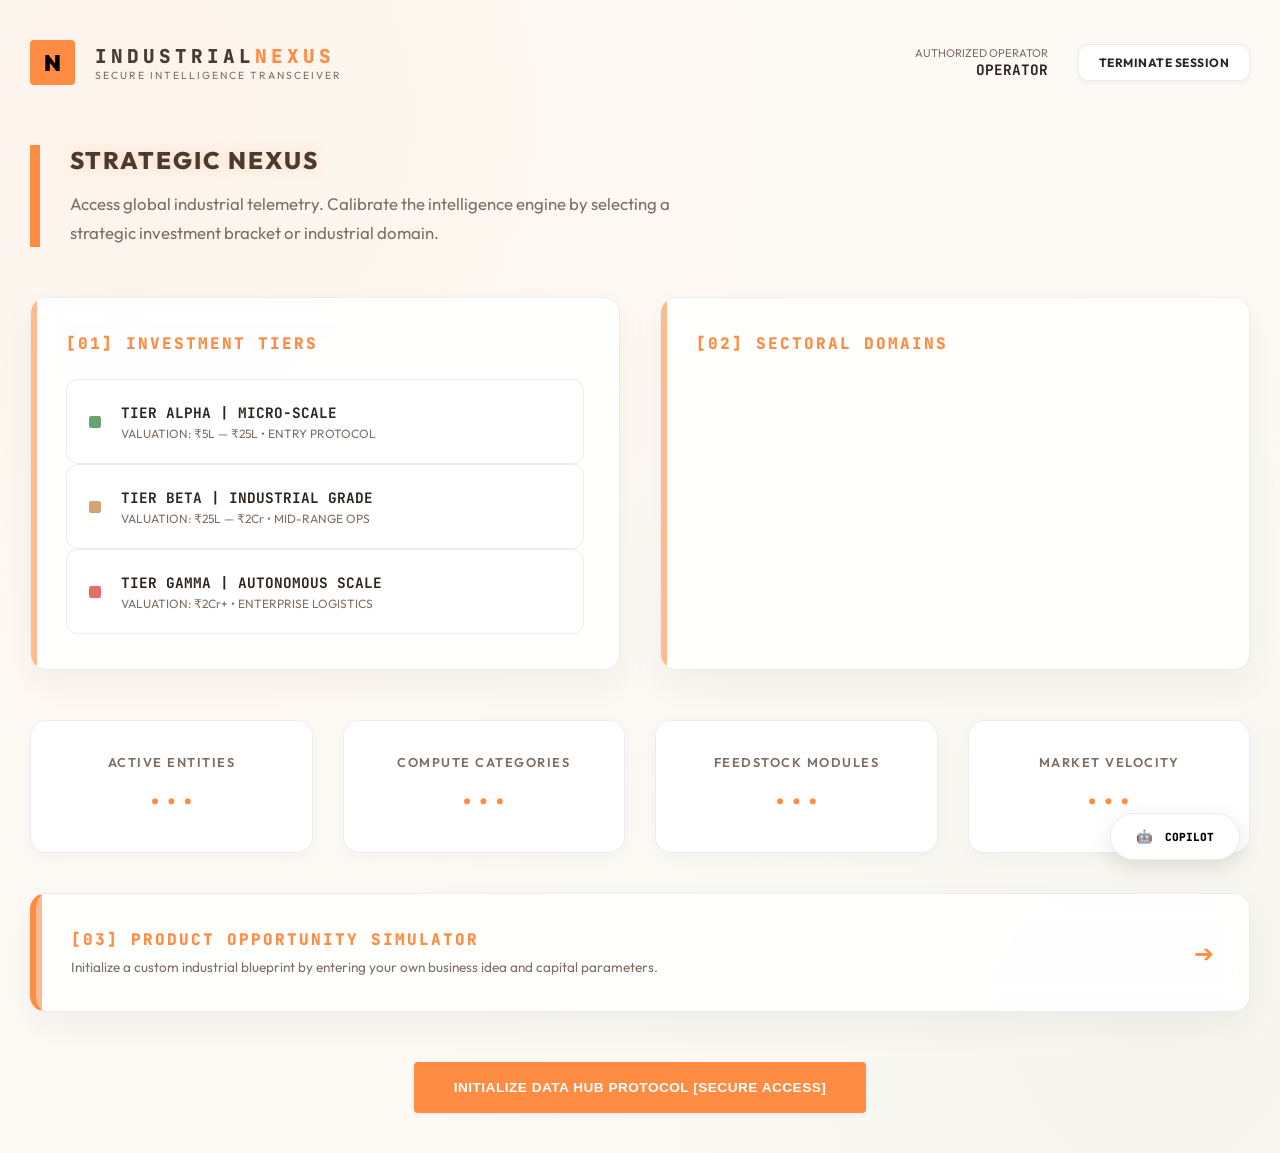
<file: index.html>
<!DOCTYPE html>
<html lang="en">

<head>
  <meta charset="UTF-8">
  <meta name="viewport" content="width=device-width, initial-scale=1.0">
  <title>INDUSTRIAL NEXUS | Manufacturing Intelligence</title>
  <link rel="preconnect" href="https://fonts.googleapis.com">
  <link rel="preconnect" href="https://fonts.gstatic.com" crossorigin>
  <link
    href="https://fonts.googleapis.com/css2?family=Outfit:wght@300;400;600;700;800&family=JetBrains+Mono:wght@400;700&display=swap"
    rel="stylesheet">
  <link rel="stylesheet" href="style.css">
</head>

<body>
  <div class="container">
    <!-- TOP NAVIGATION BAR -->
    <header style="display: flex; justify-content: space-between; align-items: center; margin-bottom: 60px;">
      <div style="display: flex; align-items: center; gap: 20px;">
        <div
          style="width: 45px; height: 45px; background: var(--accent); border-radius: 4px; display: flex; align-items: center; justify-content: center; font-weight: 900; color: #000; font-size: 1.4rem;">
          N</div>
        <div>
          <h2 class="mono" style="font-size: 1.2rem; letter-spacing: 4px;">INDUSTRIAL<span
              style="color: var(--accent);">NEXUS</span></h2>
          <div style="font-size: 0.65rem; color: var(--text-dim); letter-spacing: 2px;">SECURE INTELLIGENCE TRANSCEIVER
          </div>
        </div>
      </div>
      <div style="display: flex; align-items: center; gap: 30px;">
        <div style="text-align: right;">
          <div style="font-size: 0.7rem; color: var(--text-dim);">AUTHORIZED OPERATOR</div>
          <div class="mono" style="font-size: 0.9rem; font-weight: 700;" id="username">OPERATOR</div>
        </div>
        <a href="/logout" class="btn" style="padding: 10px 20px; font-size: 0.75rem;">TERMINATE SESSION</a>
      </div>
    </header>

    <!-- ──────────── STAGE 1: SYSTEM OVERVIEW ──────────────────────── -->
    <section id="stage1" class="animate">
      <div class="stage-title">
        <h1 class="glow-text">Strategic Nexus</h1>
        <p class="stage-subtitle">Access global industrial telemetry. Calibrate the intelligence engine by selecting a
          strategic investment bracket or industrial domain.</p>
      </div>

      <div class="start-grid">
        <!-- Investment Intelligence -->
        <div class="glass-panel nav-card animate" style="animation-delay: 0.1s;">
          <h3 class="mono" style="font-size: 1rem; margin-bottom: 25px; color: var(--accent);">[01] INVESTMENT TIERS
          </h3>
          <div class="category-list">
            <div class="cat-item" onclick="showStage('stage2', 'low')">
              <div style="width: 12px; height: 12px; background: var(--green); border-radius: 2px;"></div>
              <div>
                <strong class="mono">TIER ALPHA | MICRO-SCALE</strong>
                <div style="font-size: 0.75rem; color: var(--text-dim); margin-top: 4px;">VALUATION: ₹5L — ₹25L • ENTRY
                  PROTOCOL</div>
              </div>
            </div>
            <div class="cat-item" onclick="showStage('stage2', 'medium')">
              <div style="width: 12px; height: 12px; background: var(--yellow); border-radius: 2px;"></div>
              <div>
                <strong class="mono">TIER BETA | INDUSTRIAL GRADE</strong>
                <div style="font-size: 0.75rem; color: var(--text-dim); margin-top: 4px;">VALUATION: ₹25L — ₹2Cr •
                  MID-RANGE OPS</div>
              </div>
            </div>
            <div class="cat-item" onclick="showStage('stage2', 'high')">
              <div style="width: 12px; height: 12px; background: var(--red); border-radius: 2px;"></div>
              <div>
                <strong class="mono">TIER GAMMA | AUTONOMOUS SCALE</strong>
                <div style="font-size: 0.75rem; color: var(--text-dim); margin-top: 4px;">VALUATION: ₹2Cr+ • ENTERPRISE
                  LOGISTICS</div>
              </div>
            </div>
          </div>
        </div>

        <!-- Domain Infrastructure -->
        <div class="glass-panel nav-card animate" style="animation-delay: 0.2s;">
          <h3 class="mono" style="font-size: 1rem; margin-bottom: 25px; color: var(--accent);">[02] SECTORAL DOMAINS
          </h3>
          <div class="domain-grid" id="domain-grid"></div>
        </div>
      </div>

      <!-- Global Industry Telemetry -->
      <div class="summary-stats animate" style="animation-delay: 0.3s;">
        <div class="stat-box">
          <span class="stat-lbl">Active Entities</span>
          <span class="stat-val" id="sum-biz">...</span>
        </div>
        <div class="stat-box">
          <span class="stat-lbl">Compute Categories</span>
          <span class="stat-val" id="sum-mach">...</span>
        </div>
        <div class="stat-box">
          <span class="stat-lbl">Feedstock Modules</span>
          <span class="stat-val" id="sum-mat">...</span>
        </div>
        <div class="stat-box">
          <span class="stat-lbl">Market Velocity</span>
          <span class="stat-val" id="sum-growth">...</span>
        </div>
      </div>

      <!-- Opportunity Simulator Entry -->
      <div class="glass-panel animate"
        style="margin-top: 40px; animation-delay: 0.35s; cursor: pointer; border-left: 6px solid var(--accent);"
        onclick="showStage('stage10')">
        <div style="display: flex; justify-content: space-between; align-items: center;">
          <div>
            <h3 class="mono" style="font-size: 1rem; color: var(--accent); margin-bottom: 8px;">[03] PRODUCT OPPORTUNITY
              SIMULATOR</h3>
            <p style="font-size: 0.85rem; color: var(--text-dim);">Initialize a custom industrial blueprint by entering
              your own business idea and capital parameters.</p>
          </div>
          <div style="font-size: 1.5rem; color: var(--accent);">➔</div>
        </div>
      </div>

      <div style="text-align: center; margin-top: 50px;">
        <button class="btn btn-primary animate" style="animation-delay: 0.4s; padding: 18px 40px; border-radius: 4px;"
          onclick="showStage('stage8')">
          INITIALIZE DATA HUB PROTOCOL [SECURE ACCESS]
        </button>
      </div>
    </section>

    <!-- ──────────── STAGE 2: CAPITAL EVALUATION ─────────────────── -->
    <section id="stage2" class="hidden">
      <div class="stage-title">
        <h1 id="inv-title" class="glow-text">Capital Metrics</h1>
        <p id="inv-subtitle" class="stage-subtitle"></p>
      </div>

      <div class="glass-panel animate">
        <div class="investment-details">
          <div style="display: grid; grid-template-columns: repeat(3, 1fr); gap: 30px;">
            <div class="stat-box">
              <span class="stat-lbl">VALUATION RANGE</span>
              <span class="stat-val" id="inv-range"></span>
            </div>
            <div class="stat-box">
              <span class="stat-lbl">AUTONOMY INDEX</span>
              <span class="stat-val" id="inv-auto" style="font-size: 1rem; color: #fff;"></span>
            </div>
            <div class="stat-box">
              <span class="stat-lbl">ROI PROJECTION</span>
              <span class="stat-val" id="inv-roi"></span>
            </div>
          </div>

          <div
            style="background: rgba(255,255,255,0.02); padding: 30px; border-radius: 8px; margin-top: 30px; border: 1px solid var(--border);">
            <h4 class="mono" style="margin-bottom: 15px; color: var(--accent); font-size: 0.8rem;">REPRESENTATIVE MODELS
            </h4>
            <p id="inv-ex" style="line-height: 1.8; color: var(--text-dim);"></p>
          </div>
        </div>
      </div>

      <div style="display: flex; justify-content: space-between; margin-top: 40px;">
        <button class="btn" onclick="showStage('stage1')">REVERT TO NEXUS</button>
        <button class="btn btn-primary" onclick="showStage('stage3')">ANALYZE SECTORS ➔</button>
      </div>
    </section>

    <!-- ──────────── STAGE 3: SECTORAL ANALYTICS ──────────────────── -->
    <section id="stage3" class="hidden">
      <div class="stage-title">
        <h1 id="dom-title" class="glow-text">Sectoral Intel</h1>
        <p id="dom-icon" style="font-size: 3.5rem; margin: 15px 0;"></p>
      </div>

      <div class="glass-panel animate">
        <h2 id="dom-name" style="margin-bottom: 25px; color: var(--accent); font-size: 1.4rem;"></h2>
        <p id="dom-overview" style="margin-bottom: 35px; line-height: 1.8; opacity: 0.8; font-size: 1.05rem;"></p>

        <div style="display: grid; grid-template-columns: 1fr 1fr; gap: 40px;">
          <div
            style="background: rgba(255,255,255,0.02); padding: 25px; border-radius: 8px; border: 1px solid var(--border);">
            <h4 class="mono" style="margin-bottom: 15px; font-size: 0.8rem; color: var(--text-dim);">ESTIMATED GLOBAL
              CAPACITY</h4>
            <p id="dom-market" class="stat-val" style="font-size: 1.5rem;"></p>
          </div>
          <div
            style="background: rgba(255,255,255,0.02); padding: 25px; border-radius: 8px; border: 1px solid var(--border);">
            <h4 class="mono" style="margin-bottom: 15px; font-size: 0.8rem; color: var(--text-dim);">OPERATIONAL
              METHODOLOGIES</h4>
            <ul id="dom-methods" style="list-style: none; display: flex; flex-wrap: wrap; gap: 10px;"></ul>
          </div>
        </div>
      </div>

      <div style="display: flex; justify-content: space-between; margin-top: 40px;">
        <button class="btn" onclick="goBackFromStage3()">PREVIOUS ARRAY</button>
        <button class="btn btn-primary" onclick="showStage('stage4')">OPEN BUSINESS BLUEPRINTS ➔</button>
      </div>
    </section>

    <!-- ──────────── STAGE 4: MODEL BLUEPRINTS ────────────────────── -->
    <section id="stage4" class="hidden">
      <div class="stage-title">
        <h1 class="glow-text">Industrial Blueprints</h1>
        <p class="stage-subtitle">Select a specific operational blueprint to extract technical requirements and
          logistical parameters.</p>
      </div>

      <div class="card-grid animate" id="biz-list"></div>

      <div style="margin-top: 40px;">
        <button class="btn" onclick="showStage('stage3')">BACK TO SECTORAL INTEL</button>
      </div>
    </section>

    <!-- ──────────── STAGE 5 & 6: OPERATIONAL MATRIX ────────── -->
    <section id="stage5" class="hidden">
      <div class="stage-title">
        <h1 id="ops-title" class="glow-text">Operational Matrix</h1>
        <p id="ops-name" class="stage-subtitle mono" style="color: var(--accent);"></p>
      </div>

      <div style="display: grid; grid-template-columns: 1fr 1fr; gap: 40px;" class="animate">
        <!-- Feedstock modules -->
        <div class="glass-panel">
          <h3 class="mono" style="margin-bottom: 25px; font-size: 0.9rem; letter-spacing: 2px;">[05] FEEDSTOCK & RAW
            MATERIALS</h3>
          <div id="mat-list" style="display: flex; flex-direction: column; gap: 15px;"></div>

          <div style="margin-top: 35px; display: grid; grid-template-columns: repeat(3, 1fr); gap: 15px;">
            <div class="stat-box" style="padding: 15px; border-style: dashed;">
              <span class="stat-lbl" style="font-size: 0.6rem;">COST INDEX</span>
              <span class="mono" style="font-size: 0.8rem; color: var(--green);">STABLE</span>
            </div>
            <div class="stat-box" style="padding: 15px; border-style: dashed;">
              <span class="stat-lbl" style="font-size: 0.6rem;">SUPPLY CHAIN</span>
              <span class="mono" style="font-size: 0.8rem; color: var(--accent);">OPTIMIZED</span>
            </div>
            <div class="stat-box" style="padding: 15px; border-style: dashed;">
              <span class="stat-lbl" style="font-size: 0.6rem;">RELIABILITY</span>
              <span class="mono" style="font-size: 0.8rem; color: var(--yellow);">92%</span>
            </div>
          </div>
        </div>

        <!-- Computation/Machine units -->
        <div class="glass-panel">
          <h3 class="mono" style="margin-bottom: 25px; font-size: 0.9rem; letter-spacing: 2px;">[06] PRODUCTION UNIT
            ARCHITECTURE</h3>
          <div id="mach-list" style="display: flex; flex-direction: column; gap: 15px;"></div>

          <div
            style="margin-top: 35px; background: rgba(94, 250, 242, 0.05); padding: 25px; border-radius: 8px; border: 1px solid var(--border);">
            <span class="stat-lbl">AI HEALTH PROJECTION</span>
            <div class="stat-val" style="margin: 10px 0; font-size: 2.2rem;">96.8%</div>
            <p class="mono" style="font-size: 0.6rem; color: var(--text-dim); line-height: 1.6;">TELEMTRIC DATA
              INDICATES NOMINAL PERFORMANCE ACROSS ALL UNITS.</p>
          </div>
        </div>
      </div>

      <div style="display: flex; justify-content: space-between; margin-top: 40px;">
        <button class="btn" onclick="showStage('stage4')">REVERT TO BLUEPRINTS</button>
        <button class="btn btn-primary" onclick="showStage('stage7')">INITIALIZE PREDICTIVE DASHBOARD ➔</button>
      </div>
    </section>

    <!-- ──────────── STAGE 7: PREDICTIVE ANALYTICS DASHBOARD ───────────── -->
    <section id="stage7" class="hidden">
      <div class="stage-title">
        <h1 class="glow-text">Predictive Dashboard</h1>
        <p class="stage-subtitle">Real-time industrial telemetry integrated with machine-learning predictive insights.
        </p>
      </div>

      <div class="animate">
        <div style="display: grid; grid-template-columns: repeat(3, 1fr); gap: 25px; margin-bottom: 40px;">
          <div class="glass-panel" style="padding: 25px; text-align: center;">
            <span class="stat-lbl">UNIT HEALTH SCORE</span>
            <span class="stat-val" id="ai-health" style="font-size: 2.5rem; margin-top: 10px;">--</span>
          </div>
          <div class="glass-panel" style="padding: 25px; text-align: center;">
            <span class="stat-lbl">CRITICAL FAIL RISK</span>
            <span class="stat-val" id="ai-risk" style="font-size: 2.5rem; margin-top: 10px;">--</span>
          </div>
          <div class="glass-panel" style="padding: 25px; text-align: center;">
            <span class="stat-lbl">THROUGHPUT YIELD</span>
            <span class="stat-val" id="ai-eff" style="font-size: 2.5rem; margin-top: 10px;">--</span>
          </div>
        </div>

        <div style="display: grid; grid-template-columns: 2fr 1fr; gap: 40px;">
          <div class="glass-panel">
            <h3 class="mono" style="margin-bottom: 25px; font-size: 0.9rem;">STRATEGIC TELEMETRY</h3>
            <div style="display: flex; flex-direction: column; gap: 25px;">
              <div class="cat-item" style="border-left: 4px solid var(--green);">
                <div>
                  <strong class="mono" style="font-size: 0.8rem;">FEEDSTOCK CONSUMPTION ANALYSIS</strong>
                  <p id="ai-mat" style="font-size: 0.85rem; color: var(--text-dim); margin-top:8px; line-height: 1.5;">
                  </p>
                </div>
              </div>
              <div class="cat-item" style="border-left: 4px solid var(--accent);">
                <div>
                  <strong class="mono" style="font-size: 0.8rem;">MAINTENANCE PROTOCOL STATUS</strong>
                  <p id="ai-maint"
                    style="font-size: 0.85rem; color: var(--text-dim); margin-top:8px; line-height: 1.5;"></p>
                </div>
              </div>
              <div class="cat-item" style="border-left: 4px solid var(--yellow);">
                <div>
                  <strong class="mono" style="font-size: 0.8rem;">UNIT COST OPTIMIZATION</strong>
                  <p id="ai-cost" style="font-size: 0.85rem; color: var(--text-dim); margin-top:8px; line-height: 1.5;">
                  </p>
                </div>
              </div>
            </div>
          </div>

          <div class="glass-panel" style="background: linear-gradient(180deg, rgba(94, 250, 242, 0.05), transparent);">
            <h3 class="mono" style="margin-bottom: 25px; font-size: 0.9rem;">TRANSCEIVER STATUS</h3>
            <div class="mono" style="font-size: 0.75rem; line-height: 2.2;">
              <div style="color: var(--green);">[OK] NEXUS CONNECTIVITY</div>
              <div style="color: var(--yellow);">[OK] CAPITAL EVALUATION</div>
              <div style="color: var(--accent);">[OK] SECTORAL DATA SYNC</div>
              <div style="color: var(--text);">[OK] BLUEPRINT EXTRACTION</div>
              <div style="color: var(--text);">[OK] FEEDSTOCK MAP</div>
              <div style="color: var(--text);">[OK] UNIT ARCHITECTURE</div>
              <div
                style="color: var(--accent); font-weight: 800; border-top: 1px solid var(--border); margin-top: 15px; padding-top: 15px;">
                [ACTIVE] PREDICTIVE DASHBOARD</div>
            </div>
          </div>
        </div>
      </div>

      <div style="display: flex; justify-content: space-between; margin-top: 40px;">
        <button class="btn" onclick="showStage('stage5')">REVERT TO MATRIX</button>
        <div style="display: flex; gap: 20px;">
          <button class="btn" onclick="showStage('stage1')">RESET NEXUS</button>
          <button class="btn btn-primary" onclick="showStage('stage9')">CALCULATE ROI ➔</button>
          <button class="btn btn-primary" onclick="showStage('stage8')">OPEN DATA HUB ➔</button>
        </div>
      </div>
    </section>


    <!-- ──────────── STAGE 9: ROI CALCULATOR ────────────────── -->
    <section id="stage9" class="hidden">
      <div class="stage-title">
        <h1 class="glow-text">ROI Projection Engine</h1>
        <p class="stage-subtitle">Perform high-fidelity financial modeling for the selected industrial blueprint.</p>
      </div>

      <div class="animate">
        <div style="display: grid; grid-template-columns: 1fr 1fr; gap: 40px;">
          <!-- Inputs / Parameters -->
          <div class="glass-panel">
            <h3 class="mono" style="margin-bottom: 25px; font-size: 0.9rem; color: var(--accent);">[01] CAPITAL
              PARAMETERS</h3>
            <div style="display: flex; flex-direction: column; gap: 20px;">
              <div class="filter-group">
                <label class="stat-lbl">TOTAL STARTUP CAPITAL (₹)</label>
                <input type="number" id="roi-input-cost" class="mono"
                  style="width: 100%; padding: 12px; background: #1a1e26; color: #fff; border: 1px solid var(--border); border-radius: 4px;">
              </div>
              <div class="filter-group">
                <label class="stat-lbl">EST. MONTHLY REVENUE (₹)</label>
                <input type="number" id="roi-input-revenue" class="mono"
                  style="width: 100%; padding: 12px; background: #1a1e26; color: #fff; border: 1px solid var(--border); border-radius: 4px;">
              </div>
              <div class="filter-group">
                <label class="stat-lbl">EST. MONTHLY OPEX (₹)</label>
                <input type="number" id="roi-input-opex" class="mono"
                  style="width: 100%; padding: 12px; background: #1a1e26; color: #fff; border: 1px solid var(--border); border-radius: 4px;">
              </div>
              <button class="btn btn-primary" style="margin-top: 10px;" onclick="calculateROI()">RE-CALIBRATE
                PROJECTION</button>
            </div>
          </div>

          <!-- Output / Analysis -->
          <div class="glass-panel">
            <h3 class="mono" style="margin-bottom: 25px; font-size: 0.9rem; color: var(--green);">[02] NEXUS FINANCIAL
              ANALYTICS</h3>
            <div style="display: flex; flex-direction: column; gap: 20px;">
              <div class="stat-box" style="padding: 20px;">
                <span class="stat-lbl">MONTHLY NET PROFIT</span>
                <span class="stat-val" id="roi-net-profit" style="color: var(--green);">₹0</span>
              </div>
              <div class="stat-box" style="padding: 20px;">
                <span class="stat-lbl">ANNUALIZED PROJECTED YIELD</span>
                <span class="stat-val" id="roi-annual-yield">₹0</span>
              </div>
              <div class="stat-box" style="padding: 20px; border: 2px solid var(--accent);">
                <span class="stat-lbl">BREAK-EVEN HORIZON</span>
                <span class="stat-val" id="roi-breakeven" style="font-size: 2.2rem; color: var(--accent);">--</span>
              </div>
              <div
                style="background: rgba(255,255,255,0.02); padding: 15px; border-radius: 4px; border: 1px solid var(--border);">
                <span class="stat-lbl" style="font-size: 0.65rem;">STRATEGIC ADVISORY</span>
                <p id="roi-advisory" class="mono"
                  style="font-size: 0.75rem; color: var(--text-dim); margin-top: 10px; line-height: 1.6;">Input
                  parameters to initialize the financial intelligence engine.</p>
              </div>
            </div>
          </div>
        </div>
      </div>

      <div style="display: flex; justify-content: space-between; margin-top: 40px;">
        <button class="btn" onclick="showStage('stage7')">REVERT TO DASHBOARD</button>
        <button class="btn btn-primary" onclick="showStage('stage1')">RESET NEXUS ➔</button>
      </div>
    </section>

    <!-- ──────────── STAGE 8: DATA HUB PROTOCOL ────────────────── -->
    <section id="stage8" class="hidden">
      <div class="stage-title">
        <h1 class="glow-text">Data Hub Protocol</h1>
        <p class="stage-subtitle">Discover strategic data sources categorized by operational frequency. Synchronize
          external datasets with the internal intelligence nexus.</p>
      </div>

      <div class="glass-panel animate" style="margin-bottom: 40px;">
        <div style="display: flex; gap: 25px; flex-wrap: wrap; justify-content: flex-start; align-items: flex-end;">
          <div class="filter-group">
            <label class="stat-lbl" style="display: block; margin-bottom: 8px;">SECTOR FILTER</label>
            <select id="hub-filter-domain" class="mono"
              style="width: 220px; padding: 12px; background: #1a1e26; color: #fff; border: 1px solid var(--border); border-radius: 4px;"
              onchange="filterDataHub()">
              <option value="All">ALL SECTORS</option>
              <option value="Food Processing">FOOD PROCESSING</option>
              <option value="Textile & Apparel">TEXTILE & APPAREL</option>
              <option value="Automobile & Engineering">AUTO & ENGINEERING</option>
              <option value="Electronics">ELECTRONICS</option>
              <option value="Pharma & Chemicals">PHARMA & CHEMICALS</option>
              <option value="Plastic & Polymer">PLASTIC & POLYMER</option>
              <option value="Metal & Steel">METAL & STEEL</option>
              <option value="FMCG">FMCG</option>
              <option value="Smart Manufacturing / AI">SMART MANUFACTURING</option>
            </select>
          </div>
          <div class="filter-group">
            <label class="stat-lbl" style="display: block; margin-bottom: 8px;">FREQ PROTOCOL</label>
            <select id="hub-filter-freq" class="mono"
              style="width: 180px; padding: 12px; background: #1a1e26; color: #fff; border: 1px solid var(--border); border-radius: 4px;"
              onchange="filterDataHub()">
              <option value="All">ALL FREQUENCIES</option>
              <option value="monthly">MONTHLY [HIGH]</option>
              <option value="quarterly">QUARTERLY [MID]</option>
              <option value="yearly">YEARLY [STRATEGIC]</option>
            </select>
          </div>
          <div class="filter-group">
            <label class="stat-lbl" style="display: block; margin-bottom: 8px;">DATA MODULE TYPE</label>
            <select id="hub-filter-type" class="mono"
              style="width: 220px; padding: 12px; background: #1a1e26; color: #fff; border: 1px solid var(--border); border-radius: 4px;"
              onchange="filterDataHub()">
              <option value="All">ALL MODULES</option>
              <option value="Production">PRODUCTION</option>
              <option value="Investment">INVESTMENT</option>
              <option value="Raw Materials">RAW MATERIALS</option>
              <option value="Machinery & Equipment">MACHINERY & EQUIP</option>
              <option value="Financial Performance">FINANCIAL PERF</option>
              <option value="Supply Chain & Logistics">SUPPLY CHAIN</option>
              <option value="Quality & Maintenance">QUALITY & MAINT</option>
            </select>
          </div>
        </div>
      </div>

      <div class="hub-container animate">
        <div id="hub-monthly" class="hub-section">
          <h2 class="mono" style="color: var(--green); margin-bottom: 25px; font-size: 1rem;">[+] MONTHLY FREQUENCY
            MODULES</h2>
          <div class="card-grid" id="hub-monthly-list"></div>
        </div>

        <div id="hub-quarterly" class="hub-section" style="margin-top: 60px;">
          <h2 class="mono" style="color: var(--yellow); margin-bottom: 25px; font-size: 1rem;">[+] QUARTERLY FREQUENCY
            MODULES</h2>
          <div class="card-grid" id="hub-quarterly-list"></div>
        </div>

        <div id="hub-yearly" class="hub-section" style="margin-top: 60px;">
          <h2 class="mono" style="color: var(--accent); margin-bottom: 25px; font-size: 1rem;">[+] YEARLY FREQUENCY
            MODULES</h2>
          <div class="card-grid" id="hub-yearly-list"></div>
        </div>
      </div>

      <div style="display: flex; gap: 20px; margin-top: 60px;">
        <button class="btn" onclick="showStage('stage1')">REVERT TO NEXUS</button>
      </div>
    </section>
  </div>

  <!-- ──────────── AI COPILOT CHAT FLOATING ────────────────── -->
  <div id="ai-chat-widget" class="chat-widget">
    <div class="chat-header">
      <div style="display: flex; align-items: center; gap: 10px;">
        <div
          style="width: 10px; height: 10px; background: var(--green); border-radius: 50%; box-shadow: 0 0 10px var(--green);">
        </div>
        <span class="mono" style="font-size: 0.8rem; font-weight: 800;">COPILOT NEXUS</span>
      </div>
      <button onclick="toggleChat()"
        style="background: none; border: none; color: #fff; cursor: pointer; font-size: 1.2rem;">×</button>
    </div>
    <div id="chat-messages" class="chat-body">
      <div class="msg bot">Greetings. I am the Nexus Copilot. How can I assist with your industrial operations?</div>
    </div>
    <div class="chat-input-area">
      <input type="text" id="chat-input" placeholder="Query the nexus..."
        onkeypress="if(event.key==='Enter') sendChatMessage()">
      <button onclick="sendChatMessage()" class="btn btn-primary" style="padding: 10px 15px;">➔</button>
    </div>
  </div>

  <button id="chat-toggle" class="chat-toggle-btn" onclick="toggleChat()">
    🤖 <span class="mono" style="font-size: 0.7rem; font-weight: 800;">COPILOT</span>
  </button>

  <!-- ──────────── STAGE 10: OPPORTUNITY SIMULATOR ────────────────── -->
  <section id="stage10" class="hidden">
    <div class="stage-title">
      <h1 class="glow-text">Opportunity Simulator</h1>
      <p class="stage-subtitle">Validate custom business concepts and extract foundational industrial metrics via Groq
        Intelligence.</p>
    </div>

    <div class="glass-panel animate">
      <div style="display: grid; grid-template-columns: 1fr; gap: 30px;">
        <div class="filter-group">
          <label class="stat-lbl" style="display: block; margin-bottom: 12px;">BUSINESS CONCEPT / PRODUCT IDEA</label>
          <textarea id="sim-idea" class="mono"
            style="width: 100%; height: 120px; padding: 15px; background: #1a1e26; color: #fff; border: 1px solid var(--border); border-radius: 8px; font-family: inherit; line-height: 1.6;"
            placeholder="e.g., Small-scale manufacturing of biodegradable cutlery from agricultural waste..."></textarea>
        </div>

        <div class="filter-group">
          <label class="stat-lbl" style="display: block; margin-bottom: 12px;">PLANNED INVESTMENT (₹)</label>
          <div style="display: flex; gap: 15px;">
            <input type="number" id="sim-investment" class="mono"
              style="flex: 1; padding: 12px; background: #1a1e26; color: #fff; border: 1px solid var(--border); border-radius: 8px;"
              placeholder="e.g., 500000">
            <select id="sim-currency" class="mono"
              style="padding: 12px; background: #1a1e26; color: #fff; border: 1px solid var(--border); border-radius: 8px;">
              <option value="INR">INR (₹)</option>
              <option value="USD">USD ($)</option>
            </select>
          </div>
        </div>

        <button class="btn btn-primary" style="padding: 18px; font-size: 0.9rem; letter-spacing: 2px;"
          onclick="runSimulation()">
          RUN INTELLIGENCE SIMULATION ➔
        </button>
      </div>
    </div>

    <!-- Simulation Results (Hidden by default) -->
    <div id="sim-results" class="hidden animate" style="margin-top: 40px;">
      <div class="glass-panel" style="border-left: 6px solid var(--green);">
        <h2 id="sim-res-title" style="margin-bottom: 25px; color: var(--accent); font-size: 1.3rem;">SIMULATED BLUEPRINT
        </h2>

        <div style="display: grid; grid-template-columns: repeat(3, 1fr); gap: 20px; margin-bottom: 30px;">
          <div class="stat-box" style="padding: 15px;">
            <span class="stat-lbl" style="font-size: 0.6rem;">EST. MONTHLY REVENUE</span>
            <span class="stat-val" id="sim-res-revenue" style="font-size: 1rem; color: var(--green);">--</span>
          </div>
          <div class="stat-box" style="padding: 15px;">
            <span class="stat-lbl" style="font-size: 0.6rem;">BREAK-EVEN PERIOD</span>
            <span class="stat-val" id="sim-res-breakeven" style="font-size: 1rem; color: var(--accent);">--</span>
          </div>
          <div class="stat-box" style="padding: 15px;">
            <span class="stat-lbl" style="font-size: 0.6rem;">MARKET VIABILITY</span>
            <span class="stat-val" id="sim-res-viability" style="font-size: 1rem; color: var(--yellow);">--</span>
          </div>
        </div>

        <div
          style="background: rgba(255,255,255,0.02); padding: 25px; border-radius: 8px; border: 1px solid var(--border); line-height: 1.8;">
          <h4 class="mono" style="margin-bottom: 15px; color: var(--accent); font-size: 0.8rem;">STRATEGIC EXECUTION
            PLAN</h4>
          <div id="sim-res-plan" class="mono" style="font-size: 0.85rem; color: var(--text-dim);"></div>
        </div>

        <div style="margin-top: 30px; display: flex; gap: 20px;">
          <button class="btn" style="flex: 1; font-size: 0.75rem;" onclick="transferToCopilot()">EXPORT TO
            COPILOT</button>
          <button class="btn btn-primary" style="flex: 1; font-size: 0.75rem;" onclick="showStage('stage1')">INITIALIZE
            AS OPERATIONAL</button>
        </div>
      </div>
    </div>

    <div style="margin-top: 40px;">
      <button class="btn" onclick="showStage('stage1')">REVERT TO NEXUS</button>
    </div>
  </section>

  <script src="script.js"></script>
</body>

</html>
</file>
<file: style.css>
:root {
  --bg: #fdfaf5;
  /* Warm Cream */
  --panel: rgba(255, 255, 255, 0.9);
  --accent: #ff8c42;
  /* Deep Amber */
  --accent-glow: rgba(255, 140, 66, 0.15);
  --green: #67a374;
  /* Sage Green */
  --yellow: #d4a373;
  /* Warm Sand */
  --red: #e66b6b;
  /* Soft Coral */
  --text: #2d241e;
  /* Deep Coffee */
  --text-dim: #7d6e63;
  /* Muted Taupe */
  --border: rgba(45, 36, 30, 0.08);
  --glass: rgba(255, 255, 255, 0.6);
  --font-main: 'Outfit', sans-serif;
  --font-mono: 'JetBrains Mono', monospace;
}

* {
  box-sizing: border-box;
  margin: 0;
  padding: 0;
}

body {
  background: var(--bg);
  color: var(--text);
  font-family: var(--font-main);
  overflow-x: hidden;
  min-height: 100vh;
  background-image:
    radial-gradient(circle at 10% 10%, rgba(255, 140, 66, 0.05) 0%, transparent 50%),
    radial-gradient(circle at 90% 90%, rgba(103, 163, 116, 0.05) 0%, transparent 50%);
}

.container {
  max-width: 1400px;
  margin: 0 auto;
  padding: 40px 30px;
}

/* ════════════════════════════════════════════════════════════════
   TYPOGRAPHY
   ════════════════════════════════════════════════════════════════ */

h1,
h2,
h3 {
  text-transform: uppercase;
  letter-spacing: 2px;
  font-weight: 800;
  color: #4a3a30;
}

.mono {
  font-family: var(--font-mono);
  font-size: 0.9em;
}

.glow-text {
  text-shadow: 0 0 15px rgba(255, 140, 66, 0.3);
}

.hidden {
  display: none !important;
}

/* ════════════════════════════════════════════════════════════════
   CORE COMPONENTS
   ════════════════════════════════════════════════════════════════ */

.glass-panel {
  background: var(--panel);
  backdrop-filter: blur(15px);
  border: 1px solid var(--border);
  border-radius: 16px;
  padding: 35px;
  box-shadow: 0 15px 35px rgba(45, 36, 30, 0.05);
  position: relative;
  overflow: hidden;
}

.glass-panel::before {
  content: '';
  position: absolute;
  top: 0;
  left: 0;
  width: 6px;
  height: 100%;
  background: var(--accent);
  opacity: 0.6;
}

.btn {
  background: #fff;
  border: 1px solid var(--border);
  color: var(--text);
  padding: 14px 28px;
  border-radius: 10px;
  cursor: pointer;
  transition: 0.3s cubic-bezier(0.4, 0, 0.2, 1);
  font-weight: 700;
  display: inline-flex;
  align-items: center;
  gap: 12px;
  text-decoration: none;
  letter-spacing: 0.5px;
  font-size: 0.85rem;
  box-shadow: 0 2px 5px rgba(45, 36, 30, 0.05);
}

.btn:hover {
  border-color: var(--accent);
  background: #fffcf9;
  transform: translateY(-2px);
  box-shadow: 0 8px 20px rgba(255, 140, 66, 0.15);
}

.btn-primary {
  background: var(--accent);
  color: #fff;
  border: none;
}

.btn-primary:hover {
  background: #e67e22;
  transform: translateY(-2px);
}

/* ════════════════════════════════════════════════════════════════
   LAYOUT ELEMENTS
   ════════════════════════════════════════════════════════════════ */

.stage-title {
  text-align: left;
  margin-bottom: 50px;
  border-left: 10px solid var(--accent);
  padding-left: 30px;
}

.stage-subtitle {
  color: var(--text-dim);
  font-size: 1.05rem;
  max-width: 650px;
  margin-top: 15px;
  line-height: 1.7;
}

/* START SCREEN */
.start-grid {
  display: grid;
  grid-template-columns: 1fr 1fr;
  gap: 40px;
}

.nav-card {
  cursor: pointer;
}

.cat-item {
  display: flex;
  align-items: center;
  gap: 20px;
  padding: 22px;
  background: #fff;
  border-radius: 12px;
  border: 1px solid var(--border);
  transition: 0.3s cubic-bezier(0.4, 0, 0.2, 1);
}

.cat-item:hover {
  background: #fffdfb;
  border-color: var(--accent);
  transform: translateX(12px);
  box-shadow: 5px 5px 20px rgba(255, 140, 66, 0.1);
}

.domain-grid {
  display: grid;
  grid-template-columns: repeat(3, 1fr);
  gap: 15px;
}

.domain-btn {
  background: #fff;
  border: 1px solid var(--border);
  padding: 25px 10px;
  text-align: center;
  border-radius: 12px;
  transition: 0.3s;
  cursor: pointer;
  font-weight: 600;
}

.domain-btn:hover {
  background: var(--accent);
  color: #fff;
  border-color: var(--accent);
  transform: scale(1.05);
}

/* METRICS */
.summary-stats {
  display: grid;
  grid-template-columns: repeat(4, 1fr);
  gap: 30px;
  margin-top: 50px;
}

.stat-box {
  padding: 30px;
  background: #fff;
  border-radius: 16px;
  border: 1px solid var(--border);
  text-align: center;
  box-shadow: 0 5px 15px rgba(45, 36, 30, 0.03);
  transition: 0.3s;
}

.stat-box:hover {
  transform: translateY(-5px);
  box-shadow: 0 10px 25px rgba(45, 36, 30, 0.06);
}

.stat-val {
  font-family: var(--font-mono);
  font-size: 2rem;
  color: var(--accent);
  display: block;
  margin-bottom: 8px;
  font-weight: 700;
}

.stat-lbl {
  font-size: 0.8rem;
  color: var(--text-dim);
  text-transform: uppercase;
  letter-spacing: 1.5px;
  font-weight: 600;
}

/* CARDS */
.card-grid {
  display: grid;
  grid-template-columns: repeat(auto-fill, minmax(340px, 1fr));
  gap: 30px;
}

.card {
  background: #fff;
  border: 1px solid var(--border);
  padding: 30px;
  border-radius: 16px;
  transition: 0.4s cubic-bezier(0.4, 0, 0.2, 1);
  box-shadow: 0 5px 15px rgba(45, 36, 30, 0.03);
}

.card:hover {
  border-color: var(--accent);
  transform: translateY(-8px);
  box-shadow: 0 15px 35px rgba(255, 140, 66, 0.12);
}

/* FLOW ANIMATION */
.animate {
  animation: slideUp 0.7s cubic-bezier(0.2, 0.8, 0.2, 1) forwards;
}

@keyframes slideUp {
  from {
    opacity: 0;
    transform: translateY(40px);
  }

  to {
    opacity: 1;
    transform: translateY(0);
  }
}

/* DASHBOARD SPECIFIC */
.kpi-val {
  font-family: var(--font-mono);
  font-weight: 800;
}

/* CUSTOM SCROLLBAR */
::-webkit-scrollbar {
  width: 10px;
}

::-webkit-scrollbar-track {
  background: var(--bg);
}

::-webkit-scrollbar-thumb {
  background: #dcd0c5;
  border-radius: 10px;
}

::-webkit-scrollbar-thumb:hover {
  background: var(--accent);
}

/* ════════════════════════════════════════════════════════════════
   AI COPILOT CHAT
   ════════════════════════════════════════════════════════════════ */

.chat-widget {
  position: fixed;
  bottom: 100px;
  right: 40px;
  width: 400px;
  height: 550px;
  background: var(--panel);
  backdrop-filter: blur(20px);
  border: 1px solid var(--border);
  border-radius: 16px;
  display: flex;
  flex-direction: column;
  box-shadow: 0 15px 50px rgba(0, 0, 0, 0.2);
  z-index: 1000;
  transform: translateY(20px) scale(0.95);
  opacity: 0;
  pointer-events: none;
  transition: 0.4s cubic-bezier(0.175, 0.885, 0.32, 1.275);
}

.chat-widget.active {
  transform: translateY(0) scale(1);
  opacity: 1;
  pointer-events: all;
}

.chat-header {
  padding: 20px;
  background: #1a1e26;
  color: #fff;
  border-radius: 16px 16px 0 0;
  display: flex;
  justify-content: space-between;
  align-items: center;
  border-bottom: 1px solid var(--border);
}

.chat-body {
  flex: 1;
  overflow-y: auto;
  padding: 20px;
  display: flex;
  flex-direction: column;
  gap: 15px;
}

.msg {
  padding: 12px 18px;
  border-radius: 12px;
  max-width: 85%;
  font-size: 0.85rem;
  line-height: 1.6;
}

.msg.bot {
  background: rgba(45, 36, 30, 0.03);
  border: 1px solid var(--border);
  color: var(--text);
  align-self: flex-start;
  border-bottom-left-radius: 2px;
}

.msg.user {
  background: var(--accent);
  color: #fff;
  align-self: flex-end;
  border-bottom-right-radius: 2px;
  box-shadow: 0 4px 15px var(--accent-glow);
}

.chat-input-area {
  padding: 20px;
  border-top: 1px solid var(--border);
  display: flex;
  gap: 10px;
}

#chat-input {
  flex: 1;
  background: rgba(0, 0, 0, 0.03);
  border: 1px solid var(--border);
  border-radius: 8px;
  padding: 10px 15px;
  color: var(--text);
  font-family: var(--font-main);
  outline: none;
}

.chat-toggle-btn {
  position: fixed;
  bottom: 40px;
  right: 40px;
  padding: 15px 25px;
  background: var(--panel);
  backdrop-filter: blur(10px);
  border: 1px solid var(--border);
  border-radius: 50px;
  cursor: pointer;
  display: flex;
  align-items: center;
  gap: 12px;
  box-shadow: 0 8px 25px rgba(0, 0, 0, 0.1);
  z-index: 1001;
  transition: 0.3s;
}

.chat-toggle-btn:hover {
  transform: translateY(-5px);
  border-color: var(--accent);
  box-shadow: 0 12px 35px rgba(255, 140, 66, 0.2);
}
</file>
